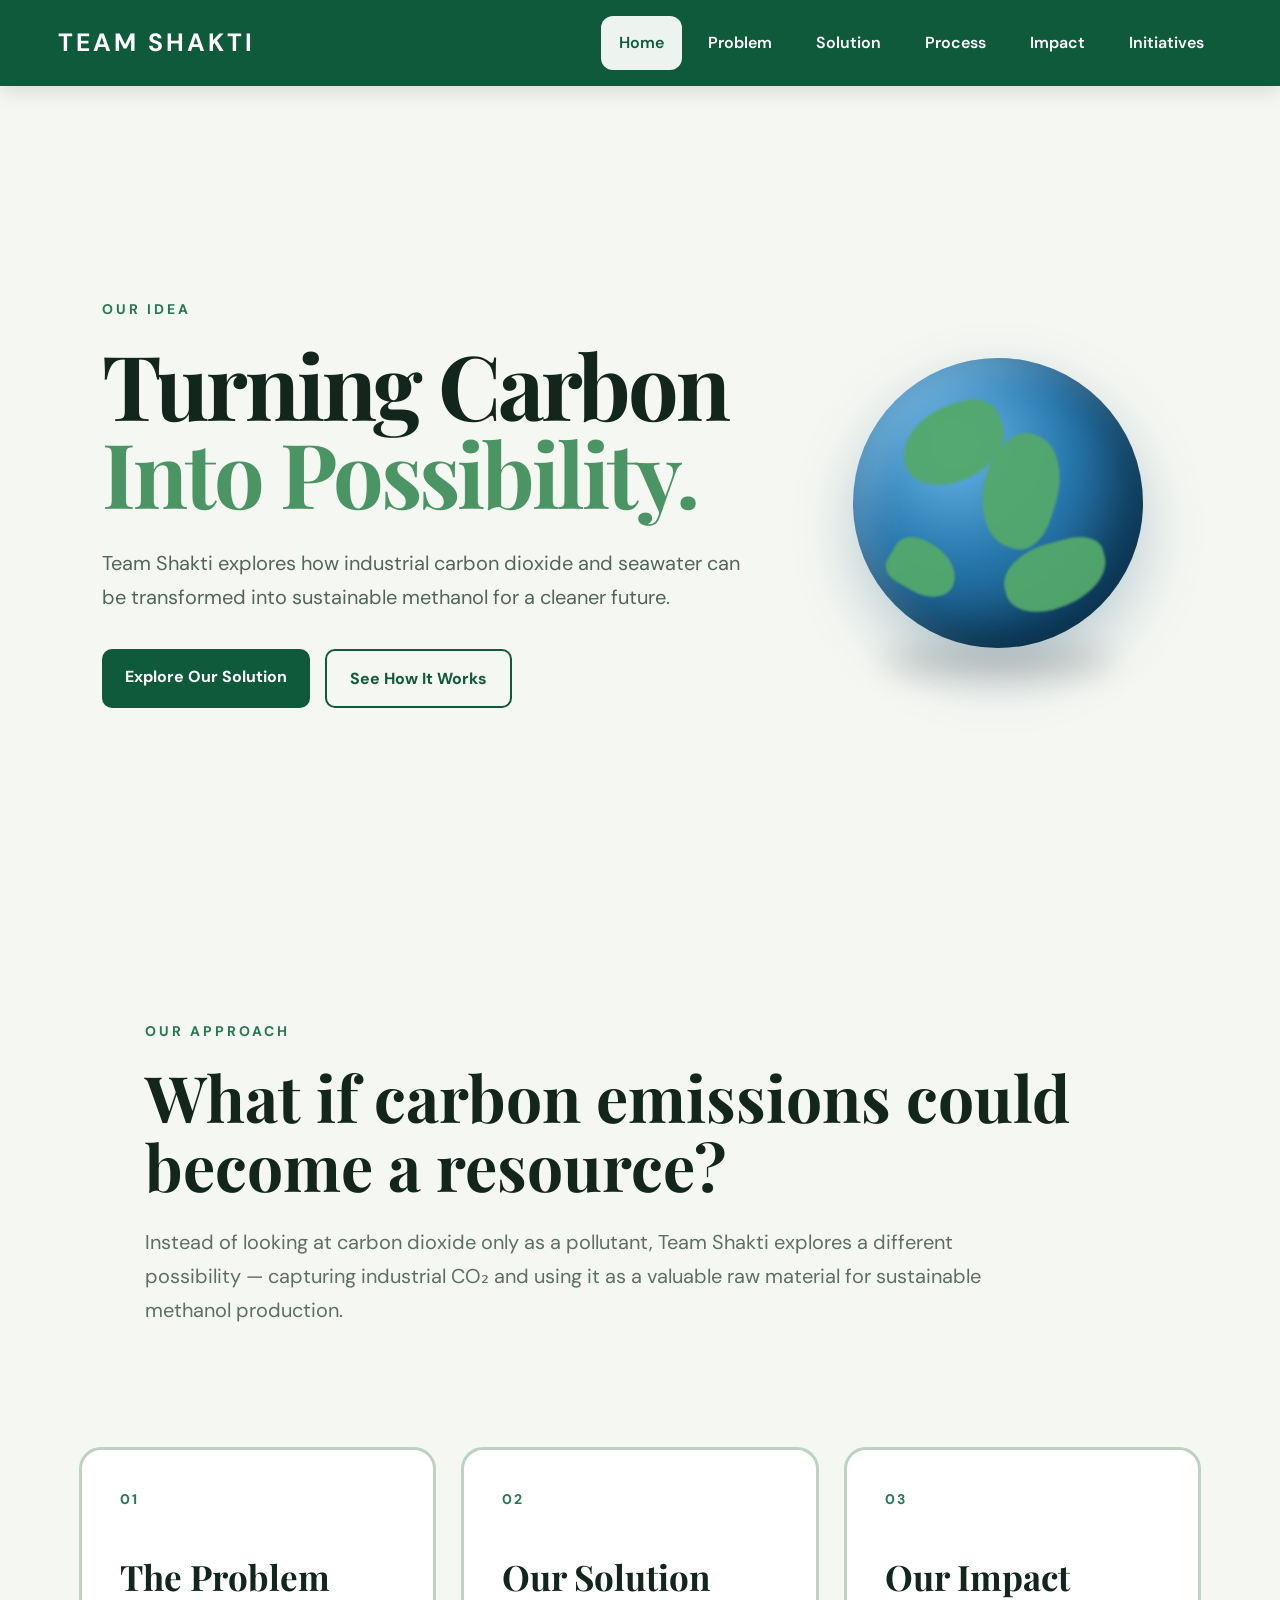
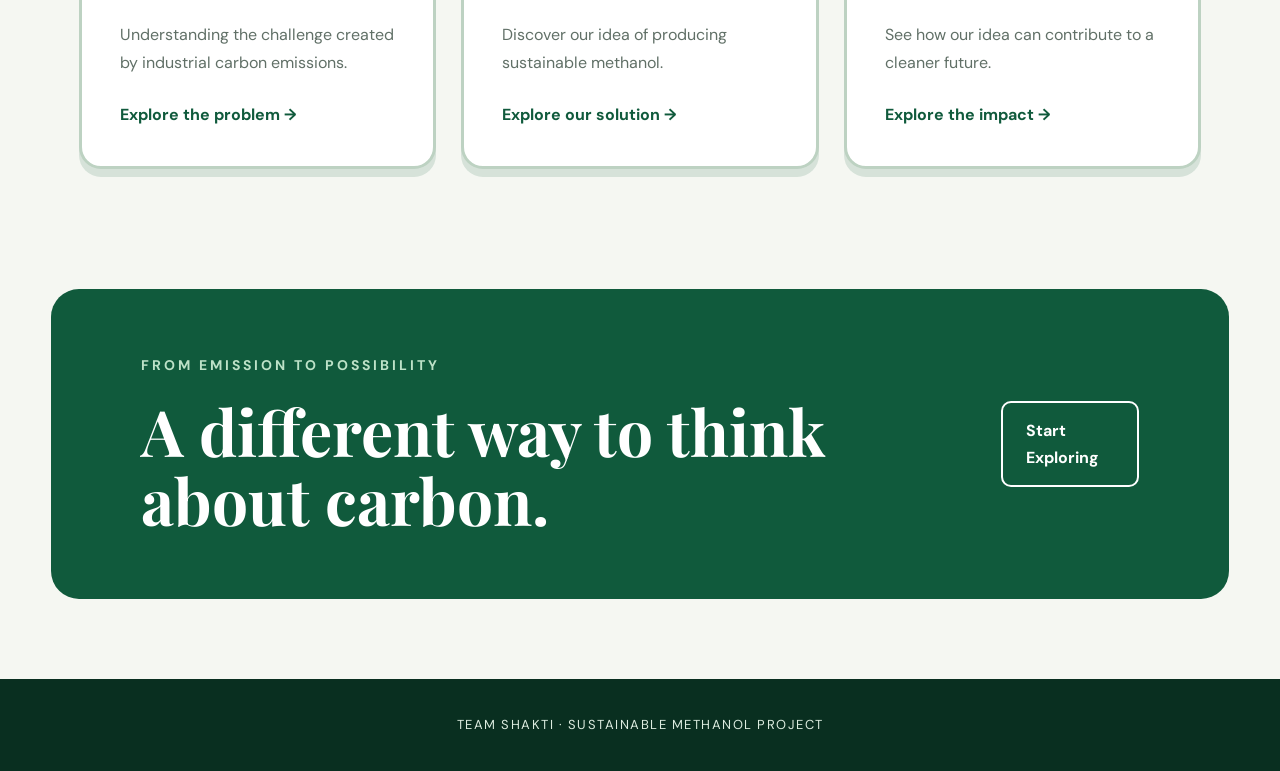
<file: index.html>
<!DOCTYPE html>
<html lang="en">
<head>
    <meta charset="UTF-8">
    <meta name="viewport" content="width=device-width, initial-scale=1.0">

    <title>Team Shakti | Turning Carbon Into Possibility</title>

    <link rel="stylesheet" href="style.css">
</head>

<body>

<header class="navbar">
    <a href="index.html" class="logo">TEAM SHAKTI</a>

    <button class="menu-btn" id="menuBtn">☰</button>

    <nav id="navMenu">
        <a href="index.html" class="active">Home</a>
        <a href="problem.html">Problem</a>
        <a href="solution.html">Solution</a>
        <a href="process.html">Process</a>
        <a href="impact.html">Impact</a>
        <a href="initiatives.html">Initiatives</a>
    </nav>
</header>


<main>

    <!-- HERO -->
    <section class="hero">

        <div class="hero-content">

            <p class="eyebrow">OUR IDEA</p>

            <h1>
                Turning Carbon
                <span>Into Possibility.</span>
            </h1>

            <p class="hero-text">
                Team Shakti explores how industrial carbon dioxide and seawater
                can be transformed into sustainable methanol for a cleaner future.
            </p>

            <div class="hero-buttons">
                <a href="solution.html" class="primary-btn">
                    Explore Our Solution
                </a>

                <a href="process.html" class="secondary-btn">
                    See How It Works
                </a>
            </div>

        </div>

        <div class="earth-container">
            <div class="earth">
                <div class="continent continent-one"></div>
                <div class="continent continent-two"></div>
                <div class="continent continent-three"></div>
                <div class="continent continent-four"></div>
            </div>

            <div class="earth-shadow"></div>
        </div>

    </section>


    <!-- IDEA -->
    <section class="intro-section">

        <div class="section-label">OUR APPROACH</div>

        <h2>What if carbon emissions could become a resource?</h2>

        <p>
            Instead of looking at carbon dioxide only as a pollutant,
            Team Shakti explores a different possibility — capturing
            industrial CO₂ and using it as a valuable raw material for
            sustainable methanol production.
        </p>

    </section>


    <!-- THREE CARDS -->
    <section class="home-cards">

        <a href="problem.html" class="info-card">
            <div class="card-number">01</div>
            <h3>The Problem</h3>
            <p>
                Understanding the challenge created by industrial
                carbon emissions.
            </p>
            <span>Explore the problem →</span>
        </a>


        <a href="solution.html" class="info-card">
            <div class="card-number">02</div>
            <h3>Our Solution</h3>
            <p>
                Discover our idea of producing sustainable methanol.
            </p>
            <span>Explore our solution →</span>
        </a>


        <a href="impact.html" class="info-card">
            <div class="card-number">03</div>
            <h3>Our Impact</h3>
            <p>
                See how our idea can contribute to a cleaner future.
            </p>
            <span>Explore the impact →</span>
        </a>

    </section>


    <!-- FINAL STRIP -->
    <section class="home-banner">

        <div>
            <p class="section-label">FROM EMISSION TO POSSIBILITY</p>

            <h2>
                A different way to think about carbon.
            </h2>
        </div>

        <a href="problem.html" class="outline-btn">
            Start Exploring
        </a>

    </section>

</main>


<footer>
    <p>TEAM SHAKTI · SUSTAINABLE METHANOL PROJECT</p>
</footer>


<script src="script.js"></script>

</body>
</html>
</file>
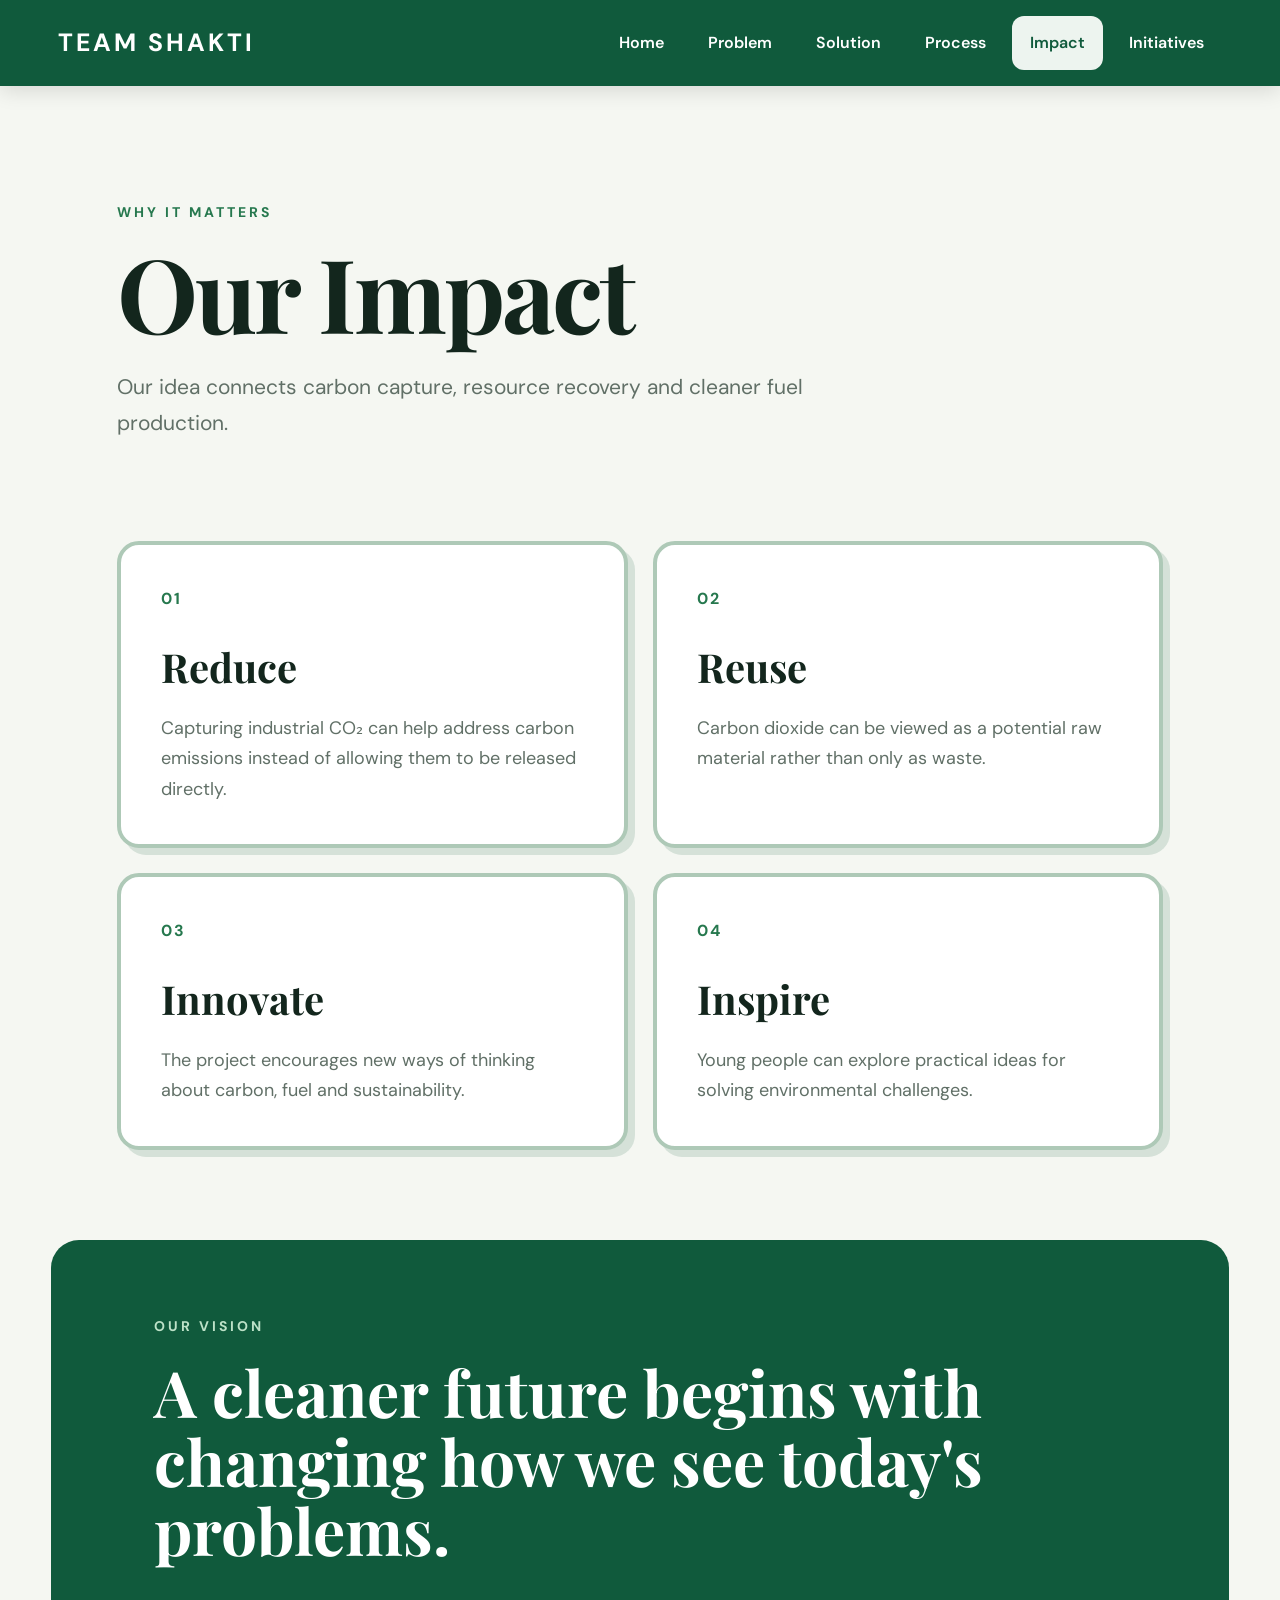
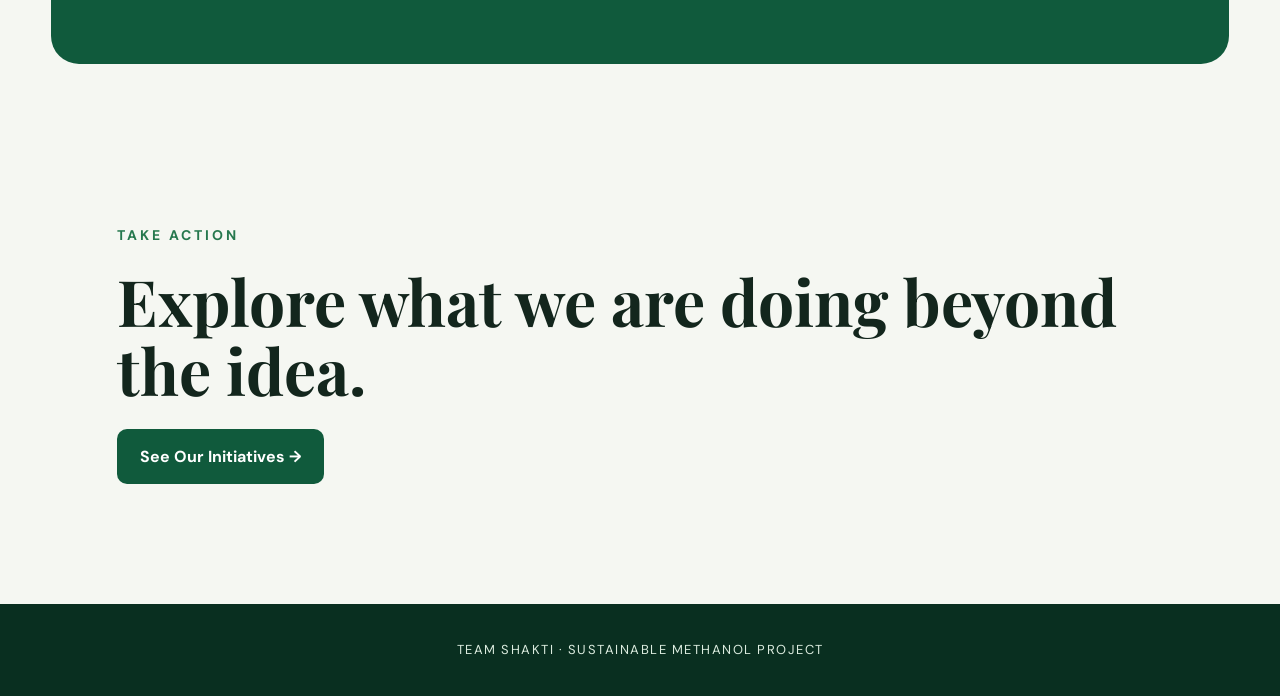
<file: impact.html>
<!DOCTYPE html>
<html lang="en">
<head>
    <meta charset="UTF-8">
    <meta name="viewport" content="width=device-width, initial-scale=1.0">

    <title>Impact | Team Shakti</title>

    <link rel="stylesheet" href="style.css">
</head>

<body>

<header class="navbar">
    <a href="index.html" class="logo">TEAM SHAKTI</a>

    <button class="menu-btn" id="menuBtn">☰</button>

    <nav id="navMenu">
        <a href="index.html">Home</a>
        <a href="problem.html">Problem</a>
        <a href="solution.html">Solution</a>
        <a href="process.html">Process</a>
        <a href="impact.html" class="active">Impact</a>
        <a href="initiatives.html">Initiatives</a>
    </nav>
</header>


<main class="inner-page">

    <section class="page-heading">

        <p class="eyebrow">WHY IT MATTERS</p>

        <h1>Our Impact</h1>

        <p>
            Our idea connects carbon capture, resource recovery and
            cleaner fuel production.
        </p>

    </section>


    <section class="impact-grid">

        <article class="impact-card">
            <span>01</span>
            <h2>Reduce</h2>

            <p>
                Capturing industrial CO₂ can help address carbon emissions
                instead of allowing them to be released directly.
            </p>
        </article>


        <article class="impact-card">
            <span>02</span>
            <h2>Reuse</h2>

            <p>
                Carbon dioxide can be viewed as a potential raw material
                rather than only as waste.
            </p>
        </article>


        <article class="impact-card">
            <span>03</span>
            <h2>Innovate</h2>

            <p>
                The project encourages new ways of thinking about carbon,
                fuel and sustainability.
            </p>
        </article>


        <article class="impact-card">
            <span>04</span>
            <h2>Inspire</h2>

            <p>
                Young people can explore practical ideas for solving
                environmental challenges.
            </p>
        </article>

    </section>


    <section class="impact-highlight">

        <p class="section-label">OUR VISION</p>

        <h2>
            A cleaner future begins with changing
            how we see today's problems.
        </h2>

    </section>


    <section class="page-transition">
        <p class="section-label">TAKE ACTION</p>

        <h2>Explore what we are doing beyond the idea.</h2>

        <a href="initiatives.html" class="primary-btn">
            See Our Initiatives →
        </a>
    </section>

</main>


<footer>
    <p>TEAM SHAKTI · SUSTAINABLE METHANOL PROJECT</p>
</footer>


<script src="script.js"></script>

</body>
</html>
</file>
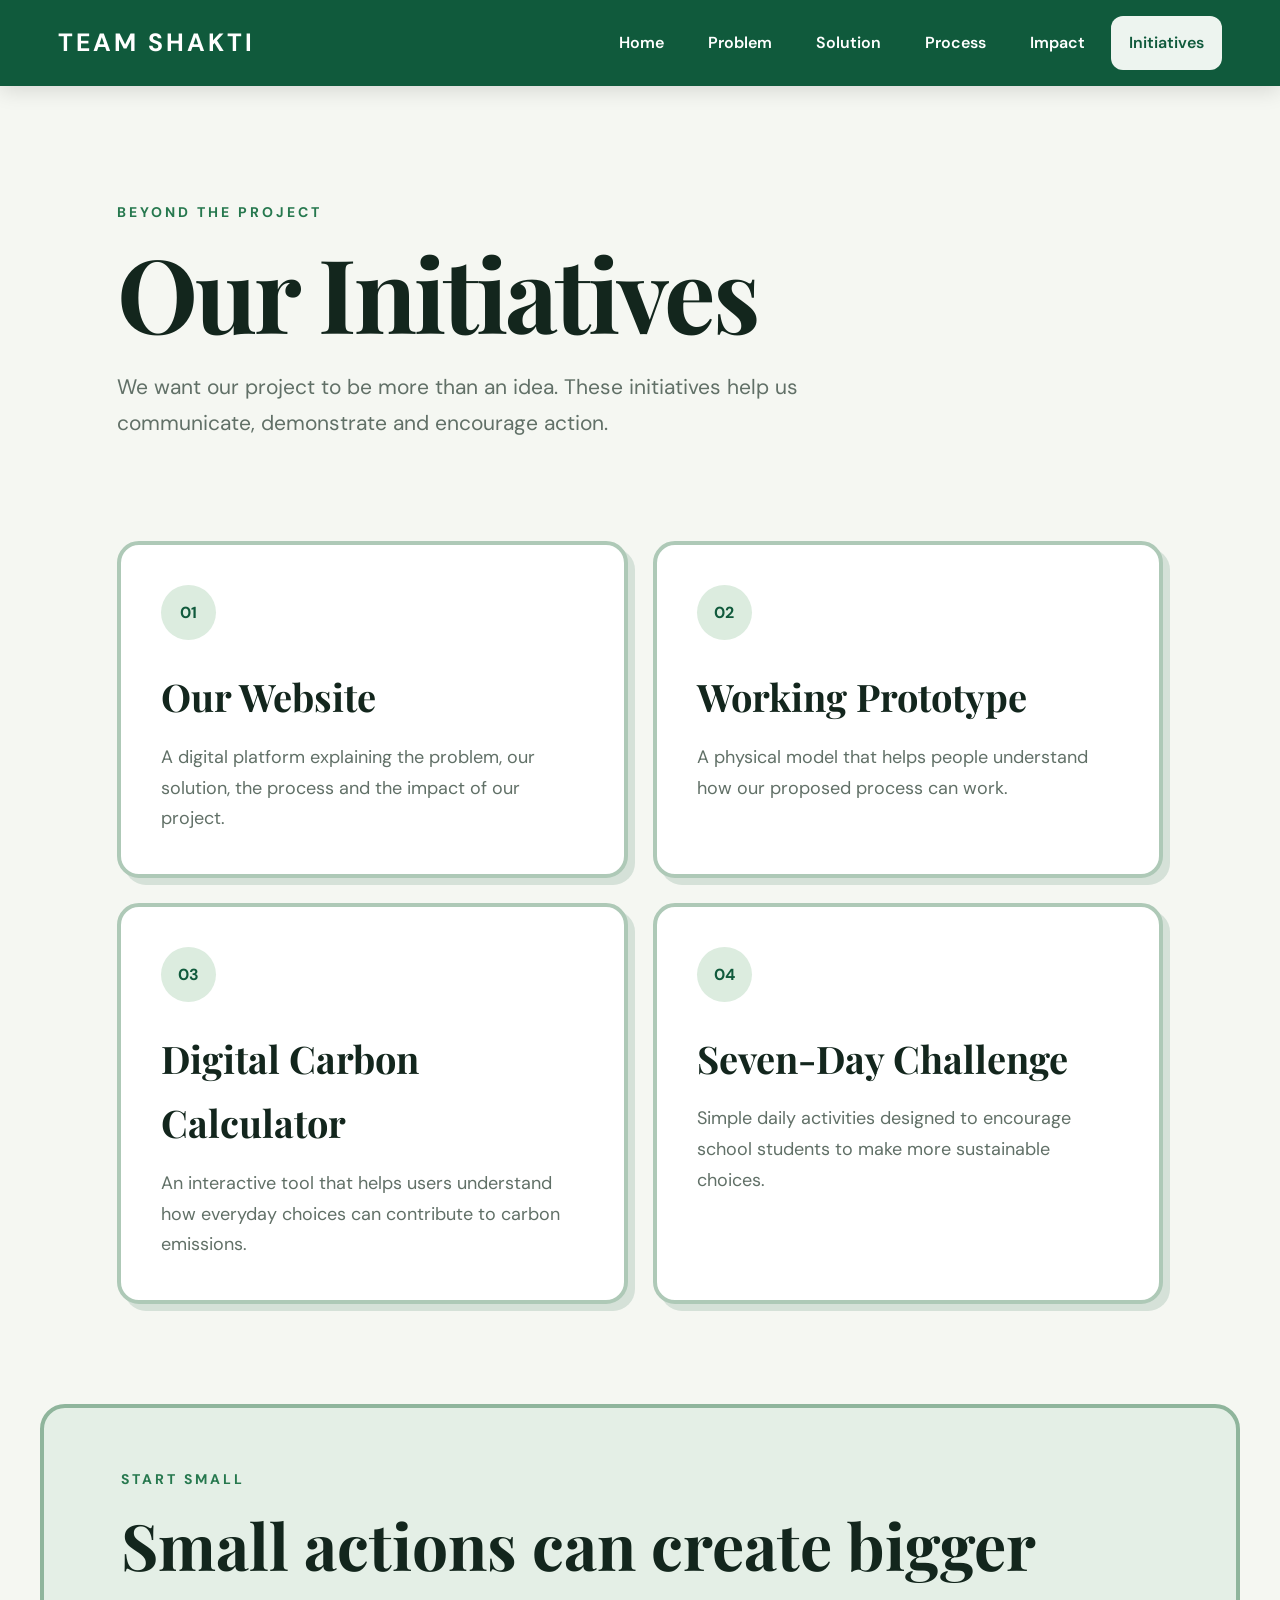
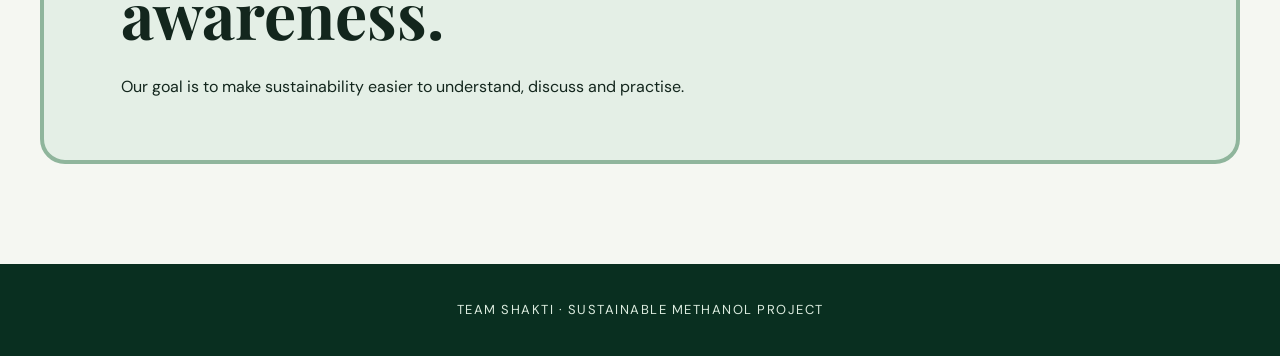
<file: initiatives.html>
<!DOCTYPE html>
<html lang="en">
<head>
    <meta charset="UTF-8">
    <meta name="viewport" content="width=device-width, initial-scale=1.0">

    <title>Initiatives | Team Shakti</title>

    <link rel="stylesheet" href="style.css">
</head>

<body>

<header class="navbar">
    <a href="index.html" class="logo">TEAM SHAKTI</a>

    <button class="menu-btn" id="menuBtn">☰</button>

    <nav id="navMenu">
        <a href="index.html">Home</a>
        <a href="problem.html">Problem</a>
        <a href="solution.html">Solution</a>
        <a href="process.html">Process</a>
        <a href="impact.html">Impact</a>
        <a href="initiatives.html" class="active">Initiatives</a>
    </nav>
</header>


<main class="inner-page">

    <section class="page-heading">

        <p class="eyebrow">BEYOND THE PROJECT</p>

        <h1>Our Initiatives</h1>

        <p>
            We want our project to be more than an idea. These initiatives
            help us communicate, demonstrate and encourage action.
        </p>

    </section>


    <section class="initiative-grid">

        <article class="initiative-card">
            <div class="initiative-icon">01</div>

            <h2>Our Website</h2>

            <p>
                A digital platform explaining the problem, our solution,
                the process and the impact of our project.
            </p>
        </article>


        <article class="initiative-card">
            <div class="initiative-icon">02</div>

            <h2>Working Prototype</h2>

            <p>
                A physical model that helps people understand how our
                proposed process can work.
            </p>
        </article>


        <article class="initiative-card">
            <div class="initiative-icon">03</div>

            <h2>Digital Carbon Calculator</h2>

            <p>
                An interactive tool that helps users understand how
                everyday choices can contribute to carbon emissions.
            </p>
        </article>


        <article class="initiative-card">
            <div class="initiative-icon">04</div>

            <h2>Seven-Day Challenge</h2>

            <p>
                Simple daily activities designed to encourage school
                students to make more sustainable choices.
            </p>
        </article>

    </section>


    <section class="challenge-box">

        <p class="section-label">START SMALL</p>

        <h2>
            Small actions can create bigger awareness.
        </h2>

        <p>
            Our goal is to make sustainability easier to understand,
            discuss and practise.
        </p>

    </section>

</main>


<footer>
    <p>TEAM SHAKTI · SUSTAINABLE METHANOL PROJECT</p>
</footer>


<script src="script.js"></script>

</body>
</html>
</file>
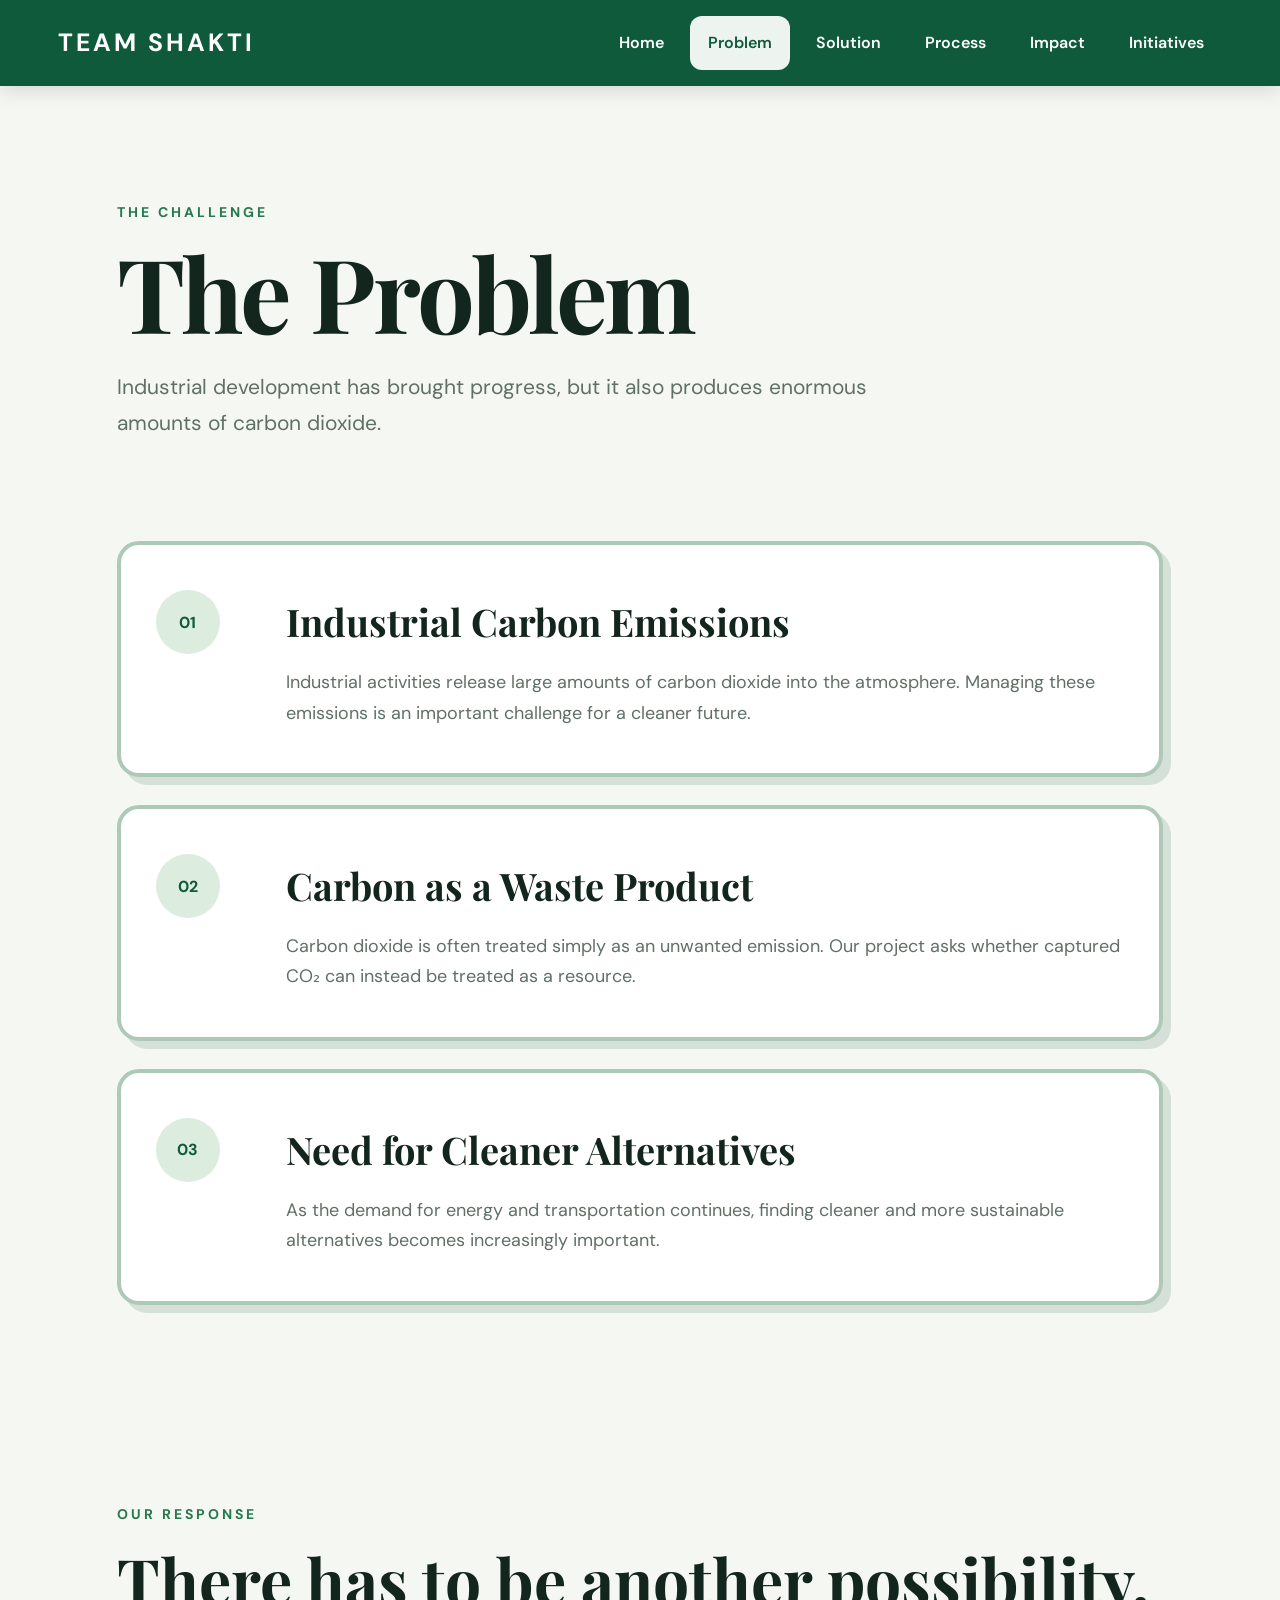
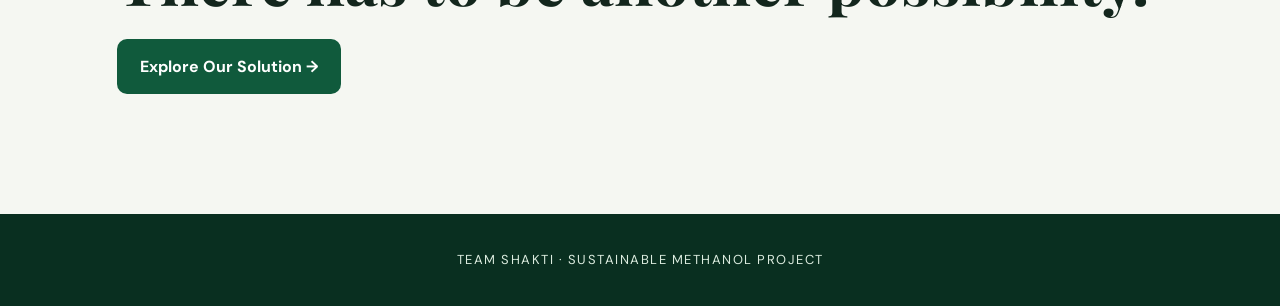
<file: problem.html>
<!DOCTYPE html>
<html lang="en">
<head>
    <meta charset="UTF-8">
    <meta name="viewport" content="width=device-width, initial-scale=1.0">

    <title>The Problem | Team Shakti</title>

    <link rel="stylesheet" href="style.css">
</head>

<body>

<header class="navbar">
    <a href="index.html" class="logo">TEAM SHAKTI</a>

    <button class="menu-btn" id="menuBtn">☰</button>

    <nav id="navMenu">
        <a href="index.html">Home</a>
        <a href="problem.html" class="active">Problem</a>
        <a href="solution.html">Solution</a>
        <a href="process.html">Process</a>
        <a href="impact.html">Impact</a>
        <a href="initiatives.html">Initiatives</a>
    </nav>
</header>


<main class="inner-page">

    <section class="page-heading">

        <p class="eyebrow">THE CHALLENGE</p>

        <h1>The Problem</h1>

        <p>
            Industrial development has brought progress, but it also produces
            enormous amounts of carbon dioxide.
        </p>

    </section>


    <section class="content-boxes">

        <article class="content-box">
            <div class="box-number">01</div>

            <div>
                <h2>Industrial Carbon Emissions</h2>

                <p>
                    Industrial activities release large amounts of carbon dioxide
                    into the atmosphere. Managing these emissions is an important
                    challenge for a cleaner future.
                </p>
            </div>
        </article>


        <article class="content-box">
            <div class="box-number">02</div>

            <div>
                <h2>Carbon as a Waste Product</h2>

                <p>
                    Carbon dioxide is often treated simply as an unwanted emission.
                    Our project asks whether captured CO₂ can instead be treated
                    as a resource.
                </p>
            </div>
        </article>


        <article class="content-box">
            <div class="box-number">03</div>

            <div>
                <h2>Need for Cleaner Alternatives</h2>

                <p>
                    As the demand for energy and transportation continues,
                    finding cleaner and more sustainable alternatives becomes
                    increasingly important.
                </p>
            </div>
        </article>

    </section>


    <section class="page-transition">
        <p class="section-label">OUR RESPONSE</p>

        <h2>There has to be another possibility.</h2>

        <a href="solution.html" class="primary-btn">
            Explore Our Solution →
        </a>
    </section>

</main>


<footer>
    <p>TEAM SHAKTI · SUSTAINABLE METHANOL PROJECT</p>
</footer>


<script src="script.js"></script>

</body>
</html>
</file>
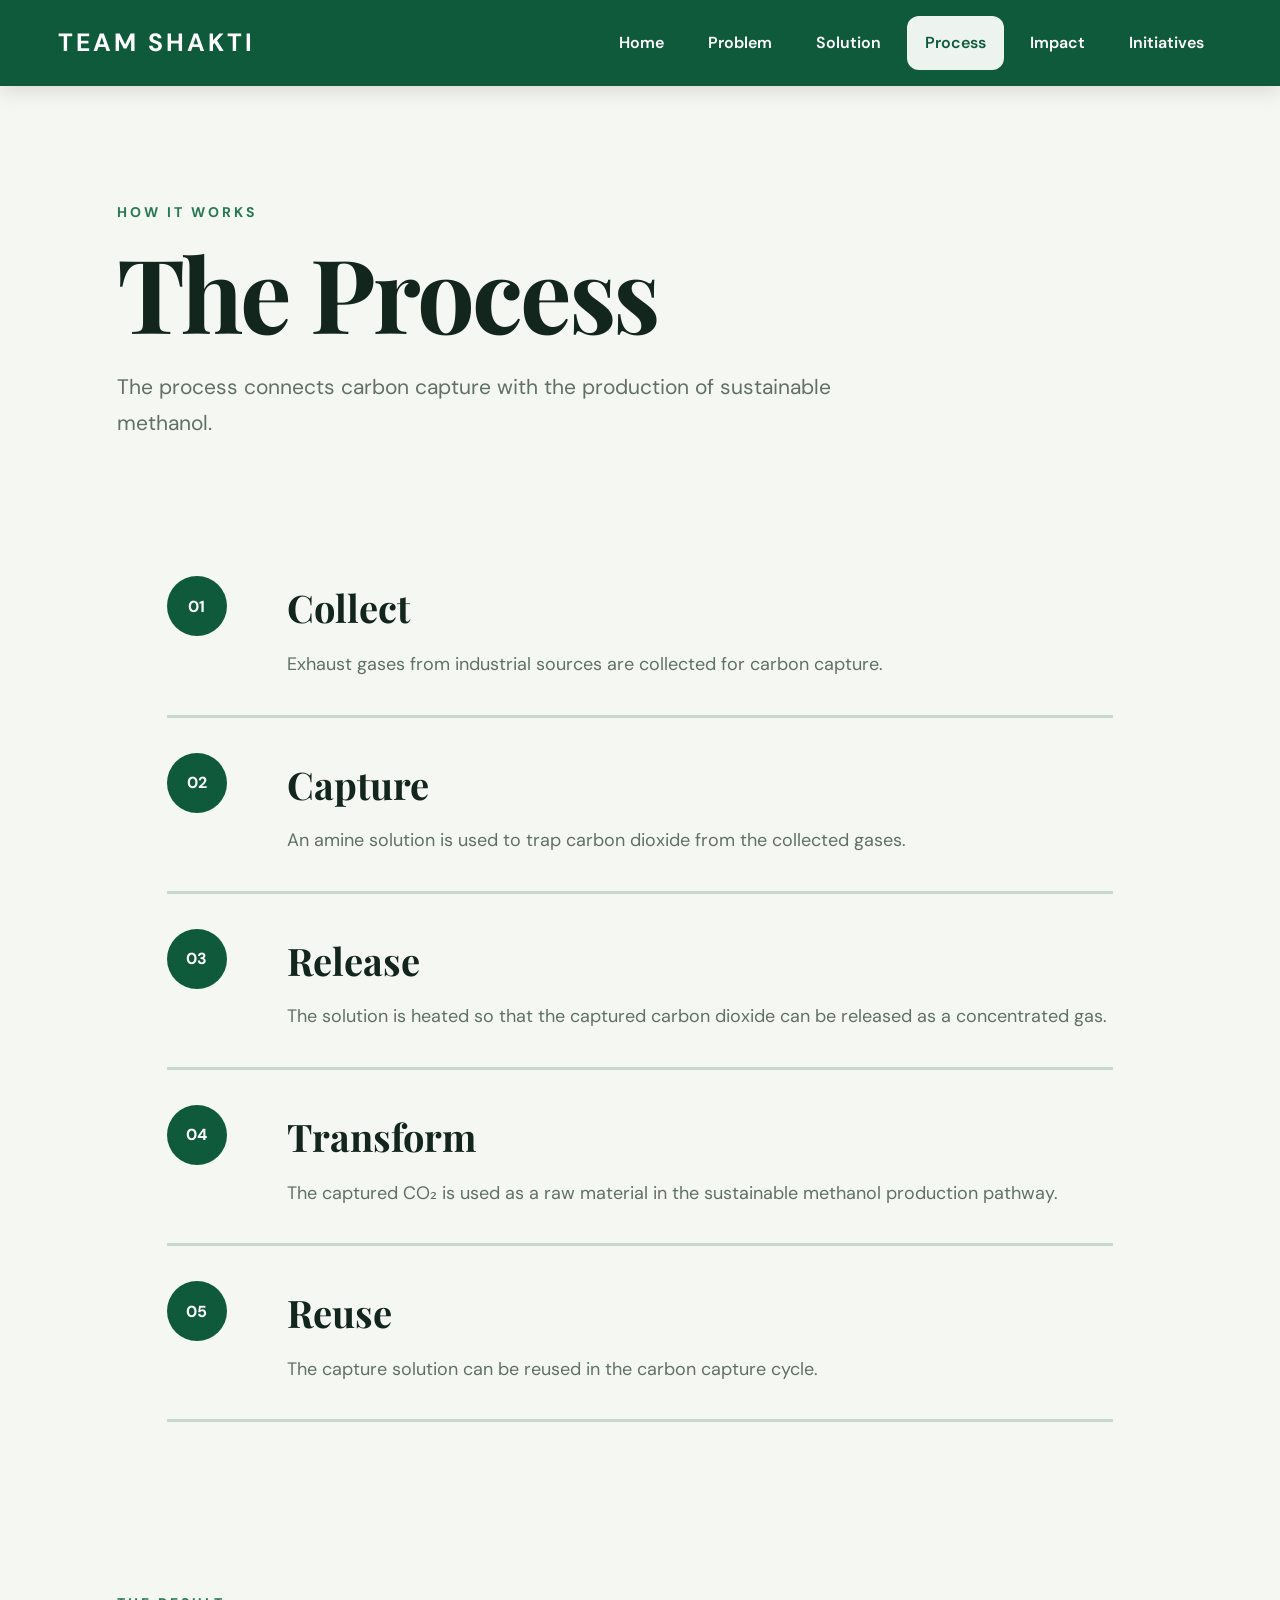
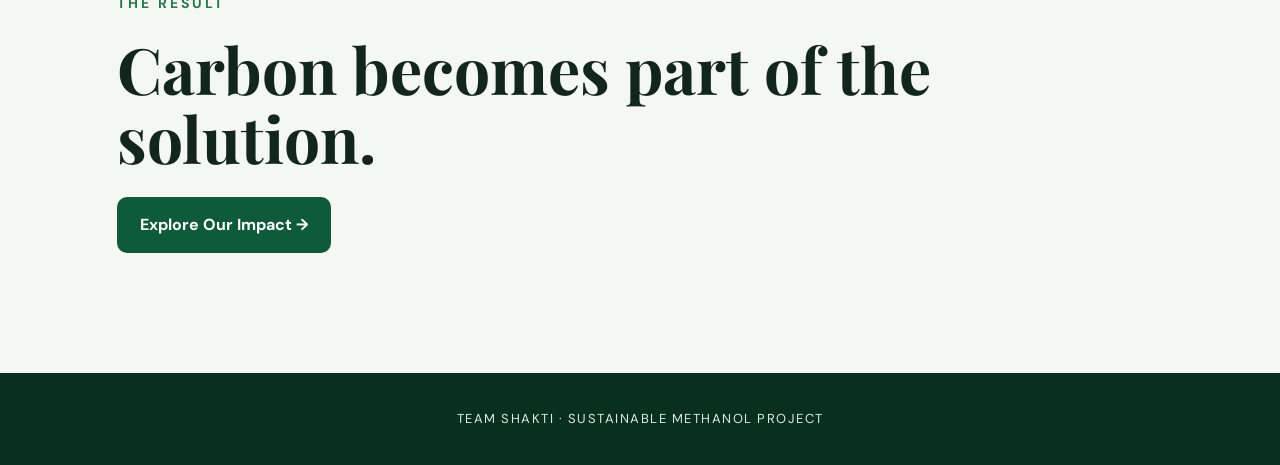
<file: process.html>
<!DOCTYPE html>
<html lang="en">
<head>
    <meta charset="UTF-8">
    <meta name="viewport" content="width=device-width, initial-scale=1.0">

    <title>Process | Team Shakti</title>

    <link rel="stylesheet" href="style.css">
</head>

<body>

<header class="navbar">
    <a href="index.html" class="logo">TEAM SHAKTI</a>

    <button class="menu-btn" id="menuBtn">☰</button>

    <nav id="navMenu">
        <a href="index.html">Home</a>
        <a href="problem.html">Problem</a>
        <a href="solution.html">Solution</a>
        <a href="process.html" class="active">Process</a>
        <a href="impact.html">Impact</a>
        <a href="initiatives.html">Initiatives</a>
    </nav>
</header>


<main class="inner-page">

    <section class="page-heading">

        <p class="eyebrow">HOW IT WORKS</p>

        <h1>The Process</h1>

        <p>
            The process connects carbon capture with the production of
            sustainable methanol.
        </p>

    </section>


    <section class="process-list">

        <article class="process-step">
            <span>01</span>

            <div>
                <h2>Collect</h2>

                <p>
                    Exhaust gases from industrial sources are collected
                    for carbon capture.
                </p>
            </div>
        </article>


        <article class="process-step">
            <span>02</span>

            <div>
                <h2>Capture</h2>

                <p>
                    An amine solution is used to trap carbon dioxide from
                    the collected gases.
                </p>
            </div>
        </article>


        <article class="process-step">
            <span>03</span>

            <div>
                <h2>Release</h2>

                <p>
                    The solution is heated so that the captured carbon
                    dioxide can be released as a concentrated gas.
                </p>
            </div>
        </article>


        <article class="process-step">
            <span>04</span>

            <div>
                <h2>Transform</h2>

                <p>
                    The captured CO₂ is used as a raw material in the
                    sustainable methanol production pathway.
                </p>
            </div>
        </article>


        <article class="process-step">
            <span>05</span>

            <div>
                <h2>Reuse</h2>

                <p>
                    The capture solution can be reused in the carbon
                    capture cycle.
                </p>
            </div>
        </article>

    </section>


    <section class="page-transition">
        <p class="section-label">THE RESULT</p>

        <h2>Carbon becomes part of the solution.</h2>

        <a href="impact.html" class="primary-btn">
            Explore Our Impact →
        </a>
    </section>

</main>


<footer>
    <p>TEAM SHAKTI · SUSTAINABLE METHANOL PROJECT</p>
</footer>


<script src="script.js"></script>

</body>
</html>
</file>
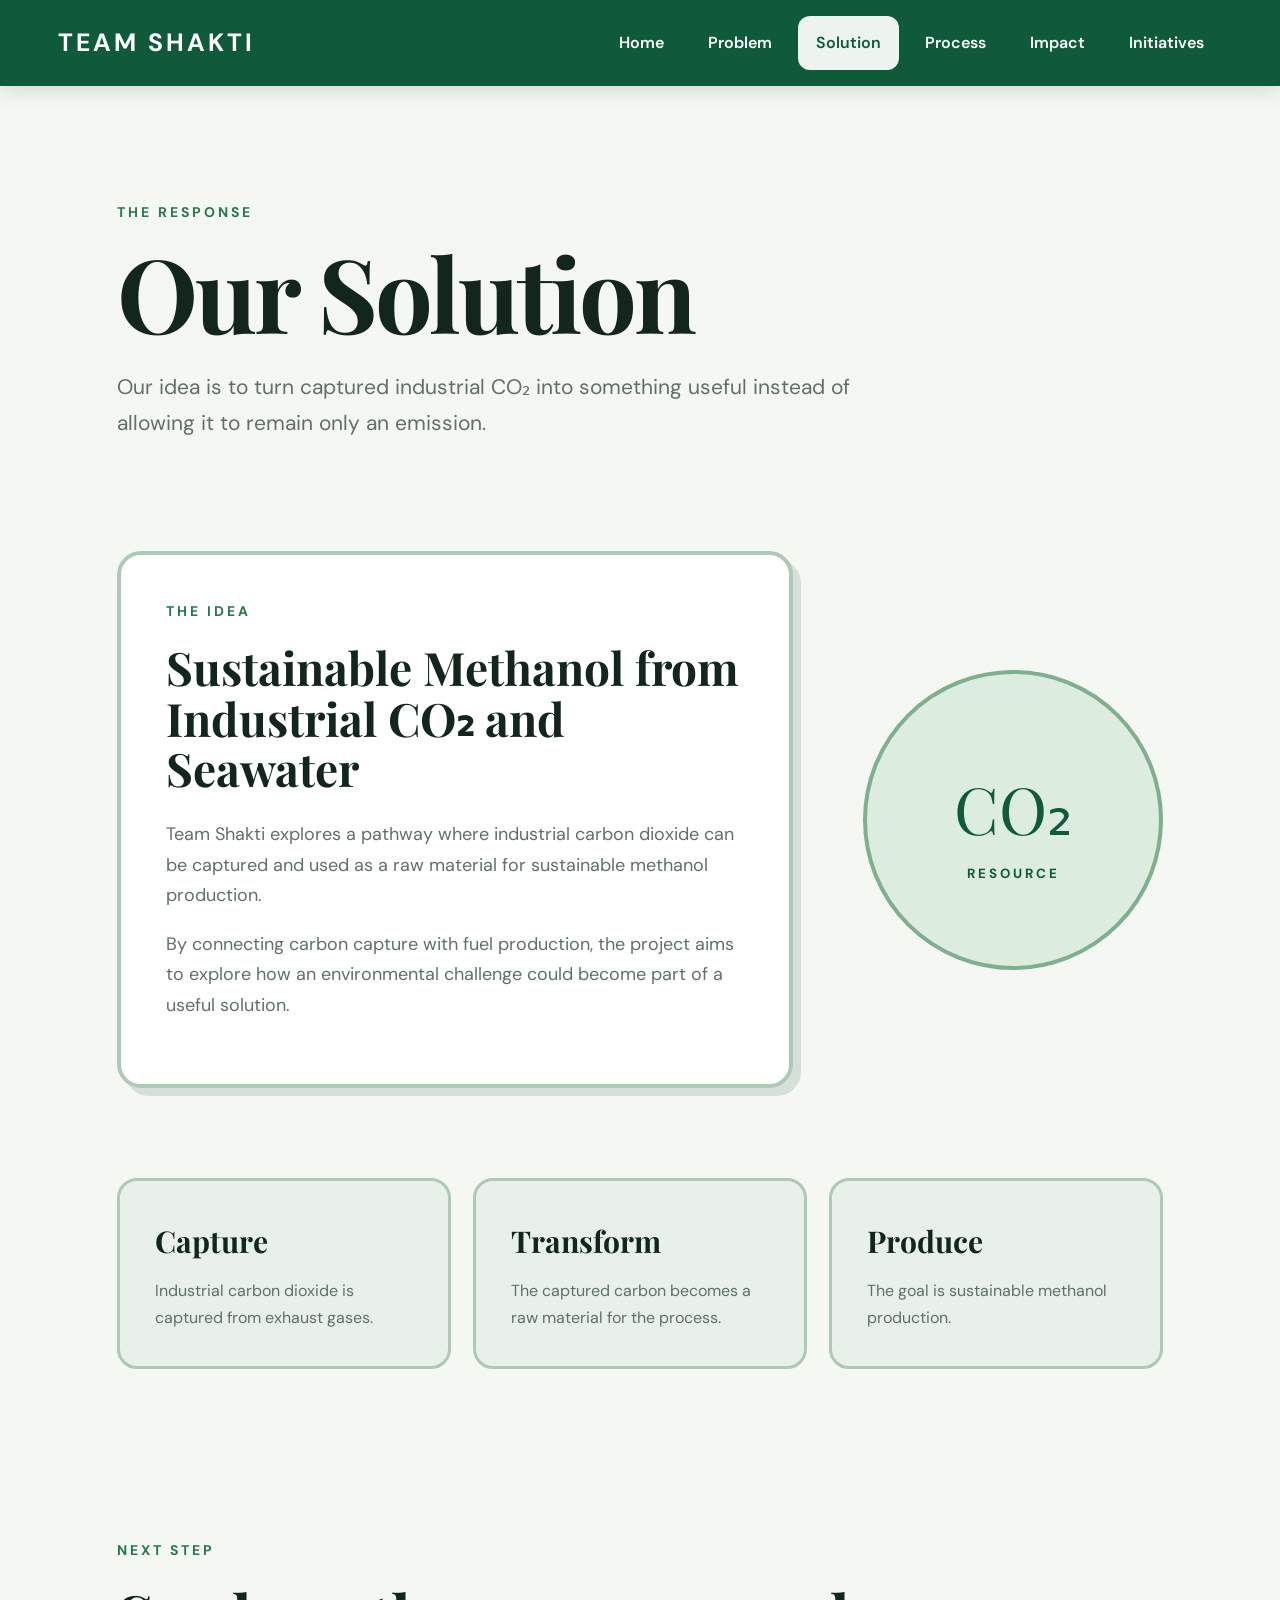
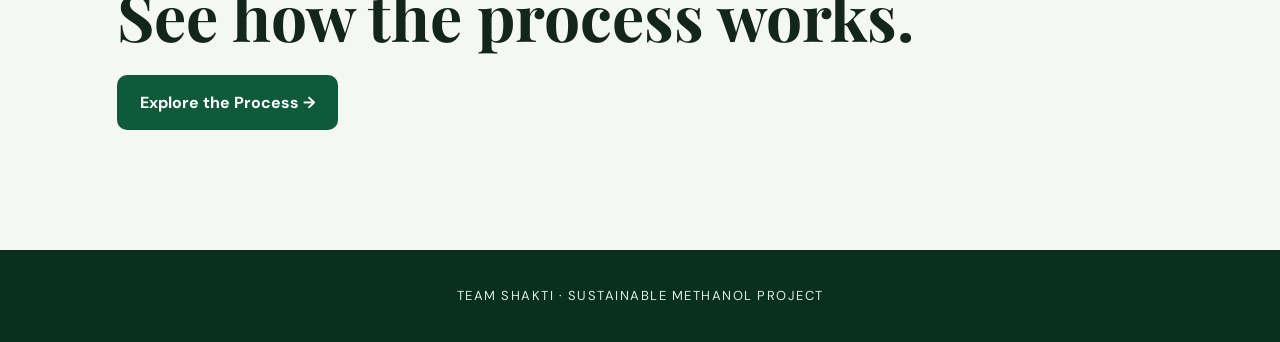
<file: solution.html>
<!DOCTYPE html>
<html lang="en">
<head>
    <meta charset="UTF-8">
    <meta name="viewport" content="width=device-width, initial-scale=1.0">

    <title>Our Solution | Team Shakti</title>

    <link rel="stylesheet" href="style.css">
</head>

<body>

<header class="navbar">
    <a href="index.html" class="logo">TEAM SHAKTI</a>

    <button class="menu-btn" id="menuBtn">☰</button>

    <nav id="navMenu">
        <a href="index.html">Home</a>
        <a href="problem.html">Problem</a>
        <a href="solution.html" class="active">Solution</a>
        <a href="process.html">Process</a>
        <a href="impact.html">Impact</a>
        <a href="initiatives.html">Initiatives</a>
    </nav>
</header>


<main class="inner-page">

    <section class="page-heading">

        <p class="eyebrow">THE RESPONSE</p>

        <h1>Our Solution</h1>

        <p>
            Our idea is to turn captured industrial CO₂ into something useful
            instead of allowing it to remain only an emission.
        </p>

    </section>


    <section class="solution-feature">

        <div class="solution-text">

            <p class="section-label">THE IDEA</p>

            <h2>
                Sustainable Methanol from
                Industrial CO₂ and Seawater
            </h2>

            <p>
                Team Shakti explores a pathway where industrial carbon dioxide
                can be captured and used as a raw material for sustainable
                methanol production.
            </p>

            <p>
                By connecting carbon capture with fuel production, the project
                aims to explore how an environmental challenge could become
                part of a useful solution.
            </p>

        </div>

        <div class="solution-circle">
            <span>CO₂</span>
            <small>RESOURCE</small>
        </div>

    </section>


    <section class="mini-grid">

        <div class="mini-card">
            <h3>Capture</h3>
            <p>
                Industrial carbon dioxide is captured from exhaust gases.
            </p>
        </div>

        <div class="mini-card">
            <h3>Transform</h3>
            <p>
                The captured carbon becomes a raw material for the process.
            </p>
        </div>

        <div class="mini-card">
            <h3>Produce</h3>
            <p>
                The goal is sustainable methanol production.
            </p>
        </div>

    </section>


    <section class="page-transition">
        <p class="section-label">NEXT STEP</p>

        <h2>See how the process works.</h2>

        <a href="process.html" class="primary-btn">
            Explore the Process →
        </a>
    </section>

</main>


<footer>
    <p>TEAM SHAKTI · SUSTAINABLE METHANOL PROJECT</p>
</footer>


<script src="script.js"></script>

</body>
</html>
</file>
<file: style.css>
@import url('https://fonts.googleapis.com/css2?family=DM+Sans:wght@400;500;600;700&family=Playfair+Display:wght@600;700&display=swap');


/* =========================
   BASIC RESET
========================= */

* {
    margin: 0;
    padding: 0;
    box-sizing: border-box;
}

html {
    scroll-behavior: smooth;
}

body {
    background: #f5f7f2;
    color: #13261d;
    font-family: "DM Sans", sans-serif;
    line-height: 1.7;
}


/* =========================
   NAVIGATION
========================= */

.navbar {
    position: sticky;
    top: 0;
    z-index: 1000;

    width: 100%;

    min-height: 86px;

    background: #105a3c;
    color: white;

    display: flex;
    align-items: center;
    justify-content: space-between;

    padding: 0 4.5%;
    
    box-shadow: 0 5px 20px rgba(0, 0, 0, 0.12);
}

.logo {
    color: white;
    text-decoration: none;

    font-family: "DM Sans", sans-serif;
    font-size: 25px;
    font-weight: 700;
    letter-spacing: 3px;
}

nav {
    display: flex;
    align-items: center;
    gap: 8px;
}

nav a {
    color: white;
    text-decoration: none;

    padding: 13px 18px;

    border-radius: 12px;

    font-size: 16px;
    font-weight: 600;

    transition: 0.25s ease;
}

nav a:hover {
    background: rgba(255,255,255,0.13);
}

nav a.active {
    background: #edf4ef;
    color: #105a3c;
}

.menu-btn {
    display: none;

    border: none;
    background: transparent;
    color: white;

    font-size: 28px;
    cursor: pointer;
}


/* =========================
   HERO
========================= */

.hero {
    min-height: calc(100vh - 86px);

    padding: 100px 8% 80px;

    display: flex;
    align-items: center;
    justify-content: space-between;

    gap: 70px;

    overflow: hidden;
}

.hero-content {
    width: 60%;
    position: relative;
    z-index: 2;
}

.eyebrow,
.section-label {
    color: #26784e;

    font-size: 14px;
    font-weight: 700;

    letter-spacing: 3px;
    text-transform: uppercase;

    margin-bottom: 18px;
}

.hero h1 {
    font-family: "Playfair Display", serif;

    font-size: clamp(58px, 7vw, 105px);
    line-height: 0.98;

    letter-spacing: -3px;

    max-width: 900px;
}

.hero h1 span {
    display: block;
    color: #4b9464;
}

.hero-text {
    max-width: 690px;

    margin-top: 30px;

    font-size: 20px;
    color: #52655b;
}

.hero-buttons {
    display: flex;
    gap: 15px;
    flex-wrap: wrap;

    margin-top: 35px;
}


/* =========================
   BUTTONS
========================= */

.primary-btn,
.secondary-btn,
.outline-btn {
    display: inline-block;

    text-decoration: none;

    padding: 14px 23px;

    border-radius: 10px;

    font-weight: 700;

    transition: 0.25s ease;
}

.primary-btn {
    background: #105a3c;
    color: white;
}

.primary-btn:hover {
    background: #083f29;
    transform: translateY(-3px);
}

.secondary-btn {
    border: 2px solid #105a3c;
    color: #105a3c;
}

.secondary-btn:hover {
    background: #105a3c;
    color: white;
}

.outline-btn {
    border: 2px solid white;
    color: white;
}

.outline-btn:hover {
    background: white;
    color: #105a3c;
}


/* =========================
   FLOATING EARTH
========================= */

.earth-container {
    width: 360px;
    height: 360px;

    position: relative;

    display: flex;
    align-items: center;
    justify-content: center;

    animation: floatEarth 5s ease-in-out infinite;
}

.earth {
    width: 290px;
    height: 290px;

    border-radius: 50%;

    position: relative;

    overflow: hidden;

    background:
        radial-gradient(circle at 35% 30%, #69b7e9 0%, #2877ad 42%, #114e78 75%, #092d49 100%);

    box-shadow:
        inset -30px -25px 45px rgba(0,0,0,0.3),
        inset 20px 15px 30px rgba(255,255,255,0.2),
        0 25px 60px rgba(17,78,120,0.25);
}

.continent {
    position: absolute;

    background: #54a86b;

    opacity: 0.95;

    filter: blur(1px);
}

.continent-one {
    width: 105px;
    height: 75px;

    left: 48px;
    top: 48px;

    border-radius: 60% 35% 55% 45%;
    transform: rotate(-20deg);
}

.continent-two {
    width: 75px;
    height: 115px;

    left: 130px;
    top: 75px;

    border-radius: 45% 55% 35% 60%;
    transform: rotate(18deg);
}

.continent-three {
    width: 105px;
    height: 65px;

    left: 150px;
    top: 185px;

    border-radius: 50% 30% 60% 40%;
    transform: rotate(-15deg);
}

.continent-four {
    width: 70px;
    height: 50px;

    left: 35px;
    top: 185px;

    border-radius: 40% 60% 50% 30%;
    transform: rotate(30deg);
}

.earth-shadow {
    position: absolute;

    width: 230px;
    height: 35px;

    bottom: 5px;

    background: rgba(0,0,0,0.15);

    filter: blur(15px);
    border-radius: 50%;
}

@keyframes floatEarth {

    0%, 100% {
        transform: translateY(0);
    }

    50% {
        transform: translateY(-18px);
    }
}


/* =========================
   HOME INTRO
========================= */

.intro-section {
    max-width: 1050px;

    margin: 0 auto;

    padding: 120px 30px 80px;
}

.intro-section h2,
.home-banner h2,
.page-transition h2,
.impact-highlight h2,
.challenge-box h2 {
    font-family: "Playfair Display", serif;

    font-size: clamp(38px, 5vw, 68px);

    line-height: 1.08;

    margin-bottom: 25px;
}

.intro-section > p {
    max-width: 850px;

    font-size: 20px;

    color: #5d6e65;
}


/* =========================
   HOME CARDS
========================= */

.home-cards {
    max-width: 1250px;

    margin: 0 auto;

    padding: 40px 5% 120px;

    display: grid;

    grid-template-columns: repeat(3, 1fr);

    gap: 25px;
}

.info-card {
    display: block;

    padding: 38px;

    min-height: 320px;

    background: white;

    color: #13261d;

    text-decoration: none;

    border: 3px solid #bdd2c2;

    border-radius: 22px;

    box-shadow: 0 8px 0 #d6e2d9;

    transition: 0.3s ease;
}

.info-card:hover {
    transform: translateY(-8px);

    border-color: #26784e;

    box-shadow: 0 14px 0 #c6d8cb;
}

.card-number {
    color: #26784e;

    font-weight: 700;

    font-size: 14px;

    letter-spacing: 2px;

    margin-bottom: 35px;
}

.info-card h3 {
    font-family: "Playfair Display", serif;

    font-size: 35px;

    margin-bottom: 15px;
}

.info-card p {
    color: #617067;

    margin-bottom: 25px;
}

.info-card span {
    color: #105a3c;

    font-weight: 700;
}


/* =========================
   HOME BANNER
========================= */

.home-banner {
    margin: 0 4% 80px;

    padding: 65px 7%;

    background: #105a3c;

    color: white;

    border-radius: 28px;

    display: flex;

    align-items: center;
    justify-content: space-between;

    gap: 30px;
}

.home-banner .section-label {
    color: #bde2c8;
}

.home-banner h2 {
    margin-bottom: 0;
}


/* =========================
   INNER PAGES
========================= */

.inner-page {
    min-height: calc(100vh - 86px);
}


/* =========================
   PAGE HEADING
========================= */

.page-heading {
    max-width: 1200px;

    margin: 0 auto;

    padding: 115px 6% 80px;
}

.page-heading h1 {
    font-family: "Playfair Display", serif;

    font-size: clamp(60px, 8vw, 110px);

    line-height: 0.95;

    letter-spacing: -3px;

    margin-bottom: 30px;
}

.page-heading > p:last-child {
    max-width: 780px;

    font-size: 21px;

    color: #617067;
}


/* =========================
   CONTENT BOXES
========================= */

.content-boxes {
    max-width: 1200px;

    margin: 0 auto;

    padding: 20px 6% 110px;
}

.content-box {
    display: grid;

    grid-template-columns: 100px 1fr;

    gap: 30px;

    padding: 45px 35px;

    margin-bottom: 28px;

    background: white;

    border: 4px solid #aec9b7;

    border-radius: 22px;

    box-shadow: 8px 8px 0 #d5e1d8;

    transition: 0.25s ease;
}

.content-box:hover {
    transform: translateX(6px);

    border-color: #26784e;
}

.box-number {
    width: 64px;
    height: 64px;

    border-radius: 50%;

    background: #dcecdf;

    color: #105a3c;

    display: flex;
    align-items: center;
    justify-content: center;

    font-weight: 700;
}

.content-box h2 {
    font-family: "Playfair Display", serif;

    font-size: 38px;

    margin-bottom: 12px;
}

.content-box p {
    color: #617067;

    font-size: 18px;
}


/* =========================
   SOLUTION
========================= */

.solution-feature {
    max-width: 1200px;

    margin: 0 auto;

    padding: 30px 6% 90px;

    display: grid;

    grid-template-columns: 1.4fr 0.6fr;

    gap: 70px;

    align-items: center;
}

.solution-text {
    padding: 45px;

    background: white;

    border: 4px solid #aec9b7;

    border-radius: 24px;

    box-shadow: 8px 8px 0 #d5e1d8;
}

.solution-text h2 {
    font-family: "Playfair Display", serif;

    font-size: 46px;

    line-height: 1.1;

    margin-bottom: 25px;
}

.solution-text p:not(.section-label) {
    color: #617067;

    font-size: 18px;

    margin-bottom: 18px;
}

.solution-circle {
    width: 300px;
    height: 300px;

    border-radius: 50%;

    background: #dcecdf;

    border: 4px solid #7eaf8e;

    display: flex;

    flex-direction: column;

    align-items: center;
    justify-content: center;

    color: #105a3c;
}

.solution-circle span {
    font-family: "Playfair Display", serif;

    font-size: 65px;
}

.solution-circle small {
    letter-spacing: 3px;
    font-weight: 700;
}


/* =========================
   MINI CARDS
========================= */

.mini-grid {
    max-width: 1200px;

    margin: 0 auto;

    padding: 0 6% 110px;

    display: grid;

    grid-template-columns: repeat(3, 1fr);

    gap: 22px;
}

.mini-card {
    padding: 35px;

    background: #e8f0e9;

    border: 3px solid #aec9b7;

    border-radius: 20px;
}

.mini-card h3 {
    font-family: "Playfair Display", serif;

    font-size: 30px;

    margin-bottom: 10px;
}

.mini-card p {
    color: #617067;
}


/* =========================
   PROCESS
========================= */

.process-list {
    max-width: 1100px;

    margin: 0 auto;

    padding: 20px 6% 110px;
}

.process-step {
    display: grid;

    grid-template-columns: 90px 1fr;

    gap: 30px;

    padding: 35px 0;

    border-bottom: 3px solid #c7d7cc;
}

.process-step > span {
    width: 60px;
    height: 60px;

    border-radius: 50%;

    display: flex;
    align-items: center;
    justify-content: center;

    background: #105a3c;

    color: white;

    font-weight: 700;
}

.process-step h2 {
    font-family: "Playfair Display", serif;

    font-size: 38px;

    margin-bottom: 8px;
}

.process-step p {
    color: #617067;

    font-size: 18px;
}


/* =========================
   IMPACT
========================= */

.impact-grid {
    max-width: 1200px;

    margin: 0 auto;

    padding: 20px 6% 90px;

    display: grid;

    grid-template-columns: repeat(2, 1fr);

    gap: 25px;
}

.impact-card {
    background: white;

    padding: 40px;

    border: 4px solid #aec9b7;

    border-radius: 22px;

    box-shadow: 7px 7px 0 #d5e1d8;
}

.impact-card > span {
    color: #26784e;

    font-weight: 700;

    letter-spacing: 2px;
}

.impact-card h2 {
    font-family: "Playfair Display", serif;

    font-size: 40px;

    margin: 20px 0 12px;
}

.impact-card p {
    color: #617067;

    font-size: 18px;
}

.impact-highlight {
    margin: 0 4% 100px;

    padding: 75px 8%;

    background: #105a3c;

    color: white;

    border-radius: 28px;
}

.impact-highlight .section-label {
    color: #bde2c8;
}

.impact-highlight h2 {
    max-width: 900px;
}


/* =========================
   INITIATIVES
========================= */

.initiative-grid {
    max-width: 1200px;

    margin: 0 auto;

    padding: 20px 6% 100px;

    display: grid;

    grid-template-columns: repeat(2, 1fr);

    gap: 25px;
}

.initiative-card {
    background: white;

    padding: 40px;

    border: 4px solid #aec9b7;

    border-radius: 22px;

    box-shadow: 7px 7px 0 #d5e1d8;

    transition: 0.25s ease;
}

.initiative-card:hover {
    transform: translateY(-6px);

    border-color: #26784e;
}

.initiative-icon {
    width: 55px;
    height: 55px;

    display: flex;
    align-items: center;
    justify-content: center;

    border-radius: 50%;

    background: #dcecdf;

    color: #105a3c;

    font-weight: 700;

    margin-bottom: 25px;
}

.initiative-card h2 {
    font-family: "Playfair Display", serif;

    font-size: 38px;

    margin-bottom: 12px;
}

.initiative-card p {
    color: #617067;

    font-size: 18px;
}

.challenge-box {
    max-width: 1200px;

    margin: 0 auto 100px;

    padding: 60px 6%;

    background: #e4efe6;

    border: 4px solid #8fb59c;

    border-radius: 25px;
}


/* =========================
   PAGE TRANSITION
========================= */

.page-transition {
    max-width: 1200px;

    margin: 0 auto;

    padding: 60px 6% 120px;
}


/* =========================
   FOOTER
========================= */

footer {
    background: #092f20;

    color: #dcecdf;

    padding: 35px 6%;

    text-align: center;

    font-size: 13px;

    letter-spacing: 1.5px;
}


/* =========================
   SCROLL ANIMATION
========================= */

.reveal {
    opacity: 0;

    transform: translateY(30px);

    transition: opacity 0.7s ease, transform 0.7s ease;
}

.reveal.visible {
    opacity: 1;

    transform: translateY(0);
}


/* =========================
   MOBILE
========================= */

@media (max-width: 850px) {

    .navbar {
        min-height: 72px;

        padding: 0 5%;
    }

    .logo {
        font-size: 20px;
    }

    .menu-btn {
        display: block;
    }

    nav {
        display: none;

        position: absolute;

        top: 72px;
        left: 0;

        width: 100%;

        padding: 15px;

        background: #105a3c;

        flex-direction: column;
    }

    nav.show {
        display: flex;
    }

    nav a {
        width: 100%;

        text-align: center;
    }

    .hero {
        min-height: auto;

        padding: 75px 7% 90px;

        flex-direction: column;

        align-items: flex-start;
    }

    .hero-content {
        width: 100%;
    }

    .hero h1 {
        font-size: clamp(52px, 14vw, 80px);
    }

    .hero-text {
        font-size: 18px;
    }

    .earth-container {
        align-self: center;

        width: 280px;
        height: 280px;
    }

    .earth {
        width: 230px;
        height: 230px;
    }

    .intro-section {
        padding-top: 80px;
    }

    .home-cards {
        grid-template-columns: 1fr;
    }

    .home-banner {
        flex-direction: column;
        align-items: flex-start;
    }

    .page-heading {
        padding-top: 80px;
    }

    .page-heading h1 {
        font-size: clamp(55px, 15vw, 90px);
    }

    .content-box {
        grid-template-columns: 1fr;

        gap: 20px;

        padding: 30px;
    }

    .solution-feature {
        grid-template-columns: 1fr;

        gap: 40px;
    }

    .solution-circle {
        width: 230px;
        height: 230px;

        margin: auto;
    }

    .mini-grid {
        grid-template-columns: 1fr;
    }

    .impact-grid {
        grid-template-columns: 1fr;
    }

    .initiative-grid {
        grid-template-columns: 1fr;
    }

    .process-step {
        grid-template-columns: 1fr;

        gap: 15px;
    }

    .solution-text {
        padding: 30px;
    }

    .solution-text h2 {
        font-size: 37px;
    }
}
</file>
